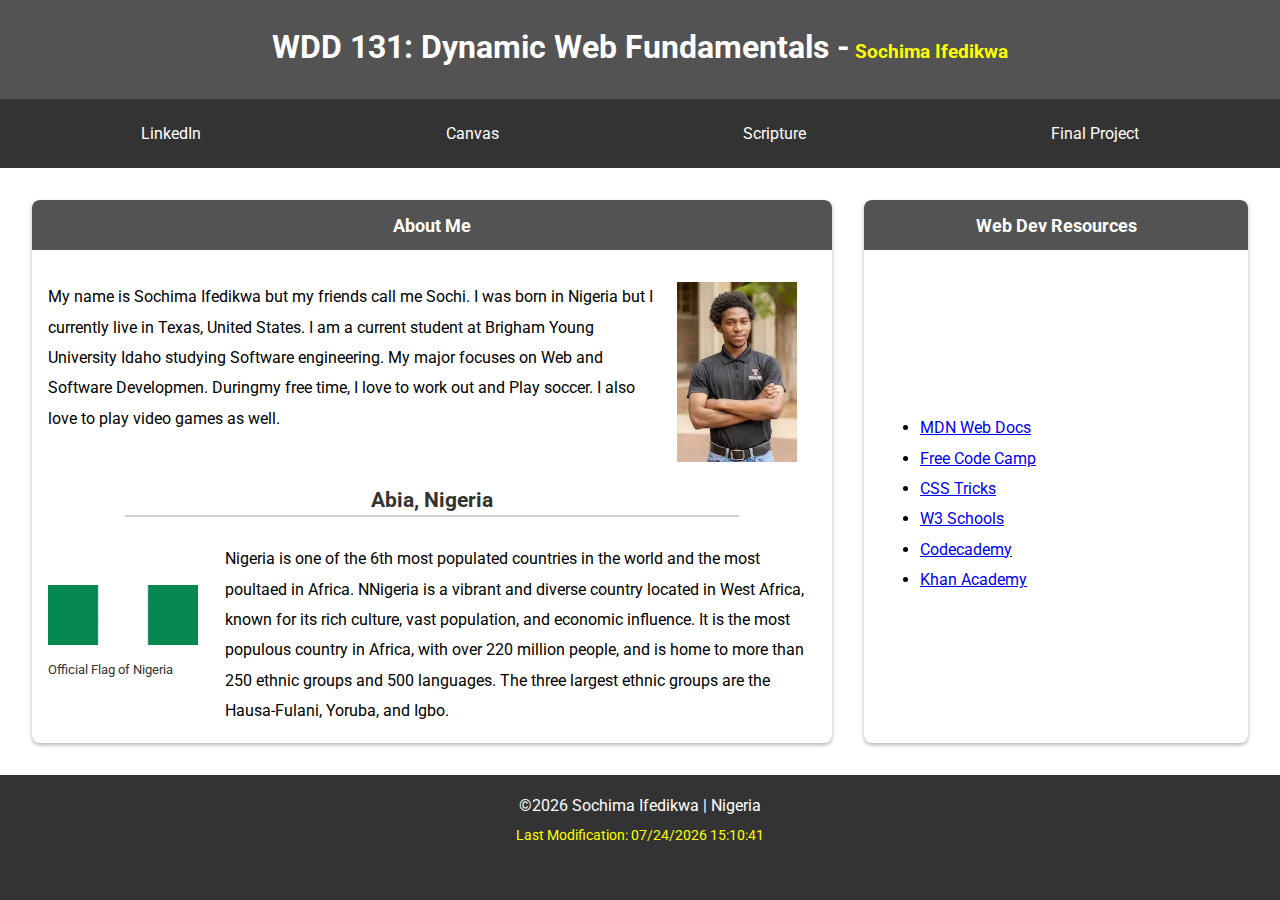
<file: index.html>
<!DOCTYPE html>
<html lang="en">
<head>
    <meta charset="UTF-8">
    <meta name="viewport" content="width=device-width, initial-scale=1.0">
    <title>WDD 131 - Dynamic Web Fundamentals - <span>Sochima Ifedikwa</span></title>
    <meta name="description" content=" WDD 131 - Dynamic Web Fundamentals | Sochima Ifedikwa | This is a website to show my homepage">
    <meta name="author" content="Sochima Ifedikwa">
    <link rel="stylesheet" href="styles/base.css">
    <link rel="preconnect" href="https://fonts.googleapis.com">
    <link rel="preconnect" href="https://fonts.gstatic.com" crossorigin>
    <link href="https://fonts.googleapis.com/css2?family=Roboto:ital,wght@0,100..900;1,100..900&display=swap" rel="stylesheet">
    <script src="scripts/getdates.js" defer></script>
</head>
<body>
    <header class="header">
        <h1 class="heading">WDD 131: Dynamic Web Fundamentals -<span> Sochima Ifedikwa </span></h1>
        <nav class="nav">
            <ul>
                <li><a href="https://www.linkedin.com/in/sochima-ifedikwa/">LinkedIn</a></li>
                <li><a href="https://byupw.instructure.com/.">Canvas</a></li>
                <li><a href="https://www.churchofjesuschrist.org/study/scriptures/nt/philip/4?lang=eng&id=p13#p13">Scripture</a></li>
                <li><a href="https://github.com/sochima-ifedikwa">Final Project</a></li>
            </ul>
        </nav>
    </header>
    <main class="container">
        <section class="card">
            <h2>About Me</h2>
            <div class="content">
                <div class="about">
                    <div class="about-me">
                        <p>My name is Sochima Ifedikwa but my friends call me Sochi. I was born in Nigeria but I currently live in Texas, United States. I am a current student at Brigham Young University Idaho studying Software engineering. My major focuses on Web and Software Developmen. Duringmy free time, I love to work out and Play soccer. I also love to play video games as well. </p>
                        <img src="images/profile.webp" alt=" A picture of Sochima Ifedikwa">
                    </div>
                    
                    <div class="about-country">
                        <h3>Abia, Nigeria</h3>
                        <div class="country-details">
                            <figure>
                                <img src="images/nigerian_flag.jpg" alt="Nigeria Flag">
                                <figcaption>Official Flag of Nigeria</figcaption>
                            </figure>
                            <p>Nigeria is one of the 6th most populated countries in the world and the most poultaed in Africa. NNigeria is a vibrant and diverse country located in West Africa, known for its rich culture, vast population, and economic influence. It is the most populous country in Africa, with over 220 million people, and is home to more than 250 ethnic groups and 500 languages. The three largest ethnic groups are the Hausa-Fulani, Yoruba, and Igbo.</p>
                        </div>
                    </div>
                    
                </div>
            </div>
            
        </section>
        <section class="Web-Dev card">
            <h2>Web Dev Resources</h2>
            <ul>
                <li><a href="https://developer.mozilla.org/en-US/">MDN Web Docs</a></li>
                <li><a href="https://www.freecodecamp.org/">Free Code Camp</a></li>
                <li><a href="https://css-tricks.com/">CSS Tricks</a></li>
                <li><a href="https://www.w3schools.com/">W3 Schools</a></li>
                <li><a href="https://www.codecademy.com/">Codecademy</a></li>
                <li><a href="https://www.khanacademy.org/computing/computer-programming">Khan Academy</a></li>

            </ul>
        </section>
    </main>
    <footer>
        <p>&copy;<span id="currentYear"></span> Sochima Ifedikwa | Nigeria </p>
        <p id="lastModified">Last Modification: 01/25/2025 </p>
    </footer>
</body>
</html>
</file>
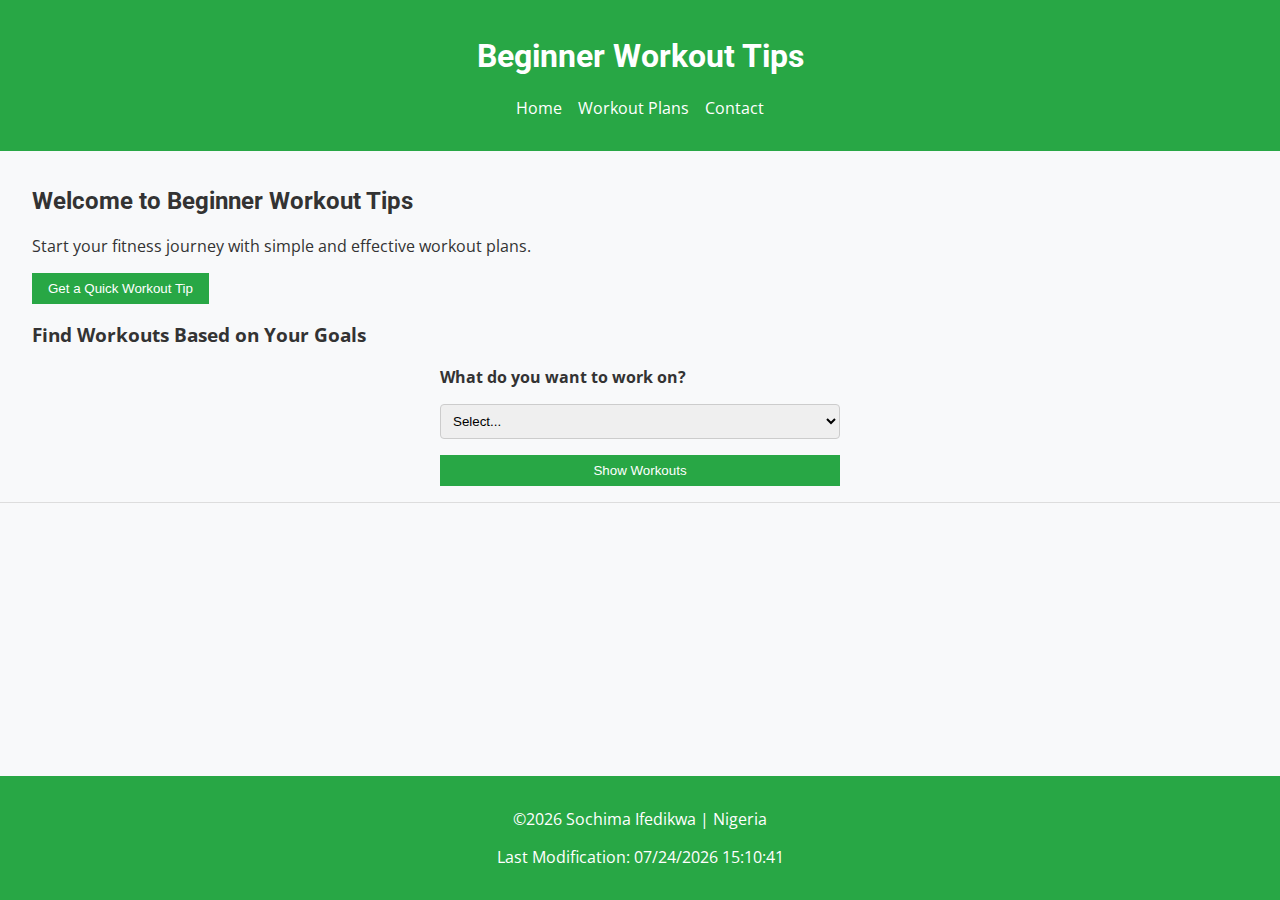
<file: project/index.html>
<!-- index.html -->
<!DOCTYPE html>
<html lang="en">
<head>
    <meta charset="UTF-8">
    <meta name="viewport" content="width=device-width, initial-scale=1.0">
    <title>Beginner Workout Tips</title>

    <meta name="description" content="This the siteplan for the beginner workout tips website">
    <meta name="author" content="Sochima Ifedikwa">
    <link rel="preconnect" href="https://fonts.googleapis.com">
    <link rel="preconnect" href="https://fonts.gstatic.com" crossorigin>
    <link href="https://fonts.googleapis.com/css2?family=Open+Sans:ital,wght@0,300..800;1,300..800&family=Roboto:ital,wght@0,100..900;1,100..900&display=swap" rel="stylesheet">
    <link rel="stylesheet" href="styles/project.css"> <!-- Link to CSS for color and typography -->
    <script src="../scripts/getdates.js" defer></script>
    <script src="scripts/project.js" defer></script>
</head>
<body>
    <header>
        <h1>Beginner Workout Tips</h1>
        <nav>
            <ul>
                <li><a href="index.html">Home</a></li>
                <li><a href="workouts.html">Workout Plans</a></li>
                <li><a href="contact.html">Contact</a></li>
            </ul>
        </nav>
    </header>
    
    <main>
        <section id="welcome">
            <h2>Welcome to Beginner Workout Tips</h2>
            <p>Start your fitness journey with simple and effective workout plans.</p>
            <button id="get-tip">Get a Quick Workout Tip</button>
            <p id="tip"></p>
            <h3>Find Workouts Based on Your Goals</h3>
            <form id="goal-form">
                <label for="goal-select">What do you want to work on?</label>
                <select id="goal-select" required>
                    <option value="">Select...</option>
                    <option value="weight-loss">Weight Loss</option>
                    <option value="muscle-gain">Muscle Gain</option>
                    <option value="general-fitness">General Fitness</option>
                </select>
                <button type="submit">Show Workouts</button>
            </form>
        </section>
    </main>
    <footer>
        <p>&copy;<span id="currentYear"></span> Sochima Ifedikwa | Nigeria </p>
        <p id="lastModified">Last Modification: 01/25/2025 </p>
    </footer>
</body>
</html>
</file>
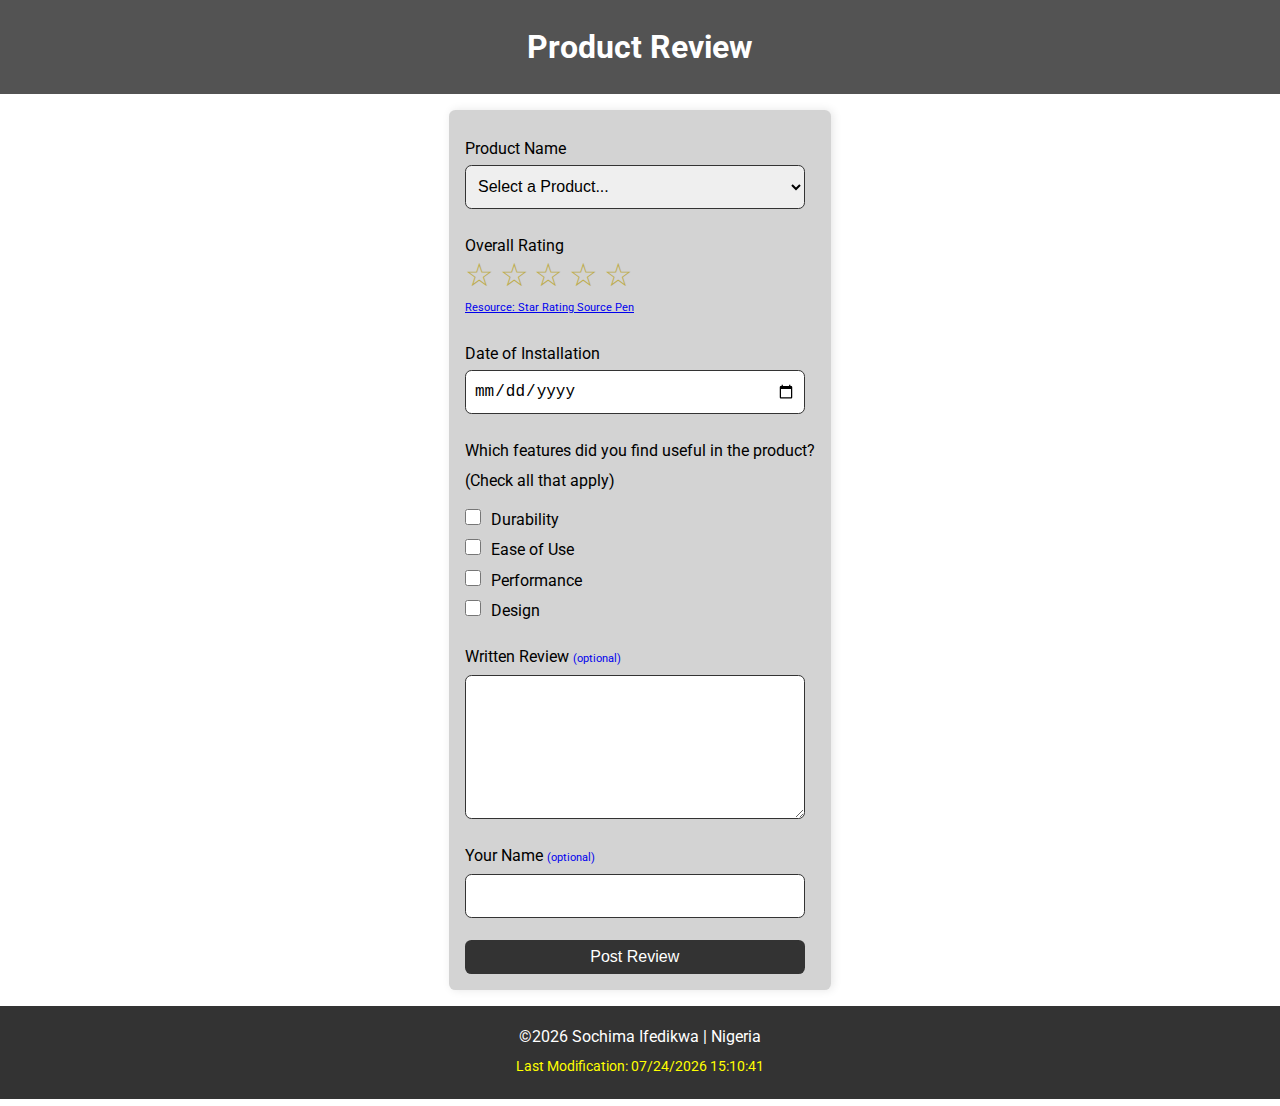
<file: form.html>
<!DOCTYPE html>
<html lang="en">
<head>
    <meta charset="UTF-8">
    <meta name="viewport" content="width=device-width, initial-scale=1.0">
    <title>Product Review Form</title>
    <meta name="description" content="WDD 131 - Week05 Form activity">
    <meta name="author" content="Sochima Ifedikwa">
    <link rel="preconnect" href="https://fonts.googleapis.com">
    <link rel="preconnect" href="https://fonts.gstatic.com" crossorigin>
    <link href="https://fonts.googleapis.com/css2?family=Roboto:ital,wght@0,100..900;1,100..900&display=swap" rel="stylesheet">
    <link rel="stylesheet" href="styles/form.css">
    <script src="scripts/form.js" defer></script>
    <script src="scripts/getdates.js" defer></script>
</head>
<body>
    <header>
        <h1 class="heading">Product Review</h1>
    </header>
    <main>
        <form action="review.html" method="get">
            <label>Product Name
                <select name="productname" id="productname" required>
                    <option value="" disabled selected>Select a Product...</option>
                    <!-- the other options are dynamically generated -->
                </select>
            </label>
            <fieldset>
                <legend>Overall Rating</legend>
                <div class="stars">
                    <input type="radio" id="fivestar" name="stars" value="5" required><label for="fivestar"></label>
                    <input type="radio" id="fourstar" name="stars" value="4" required><label for="fourstar"></label>
                    <input type="radio" id="threestar" name="stars" value="3" required><label for="threestar"></label>
                    <input type="radio" id="twostar" name="stars" value="2" required><label for="twostar"></label>
                    <input type="radio" id="onestar" name="stars" value="1" required><label for="onestar"></label>
                </div>
            </fieldset>
            <div class="ref"><a href="https://codepen.io/nevkatz/pen/OJPBBpL" target="_blank">Resource: Star Rating Source Pen</a></div>
            <label>Date of Installation
                <input type="date" name="installdate" id="installdate" required>
            </label>
            <fieldset>
                <legend> Which features did you find useful in the product?<br><span>(Check all that apply)</span></legend>
                <label>
                    <input type="checkbox" name="durability" id="durability" value="durability">Durability
                </label>
                <label>
                    <input type="checkbox" name="easeofuse" id="easeofuse" value="easeofuse">Ease of Use
                </label>
                <label>
                    <input type="checkbox" name="performance" id="performance" value="performance">Performance
                </label>
                <label>
                    <input type="checkbox" name="design" id="design" value="design">Design
                </label>
            </fieldset>
            <label class="review-label">Written Review <small>(optional)</small>
                <textarea name="review" id="review" cols="30" rows="7" required></textarea>
            </label>
            <label>Your Name <small>(optional)</small>
                <input type="text" name="name" id="name">
            </label>
            <input type="submit" value="Post Review">
        </form>
    </main>
    <footer>
        <p>&copy;<span id="currentYear"></span> Sochima Ifedikwa | Nigeria </p>
        <p id="lastModified">Last Modification: 01/25/2025 </p>
    </footer>
</body>
</html>
</file>
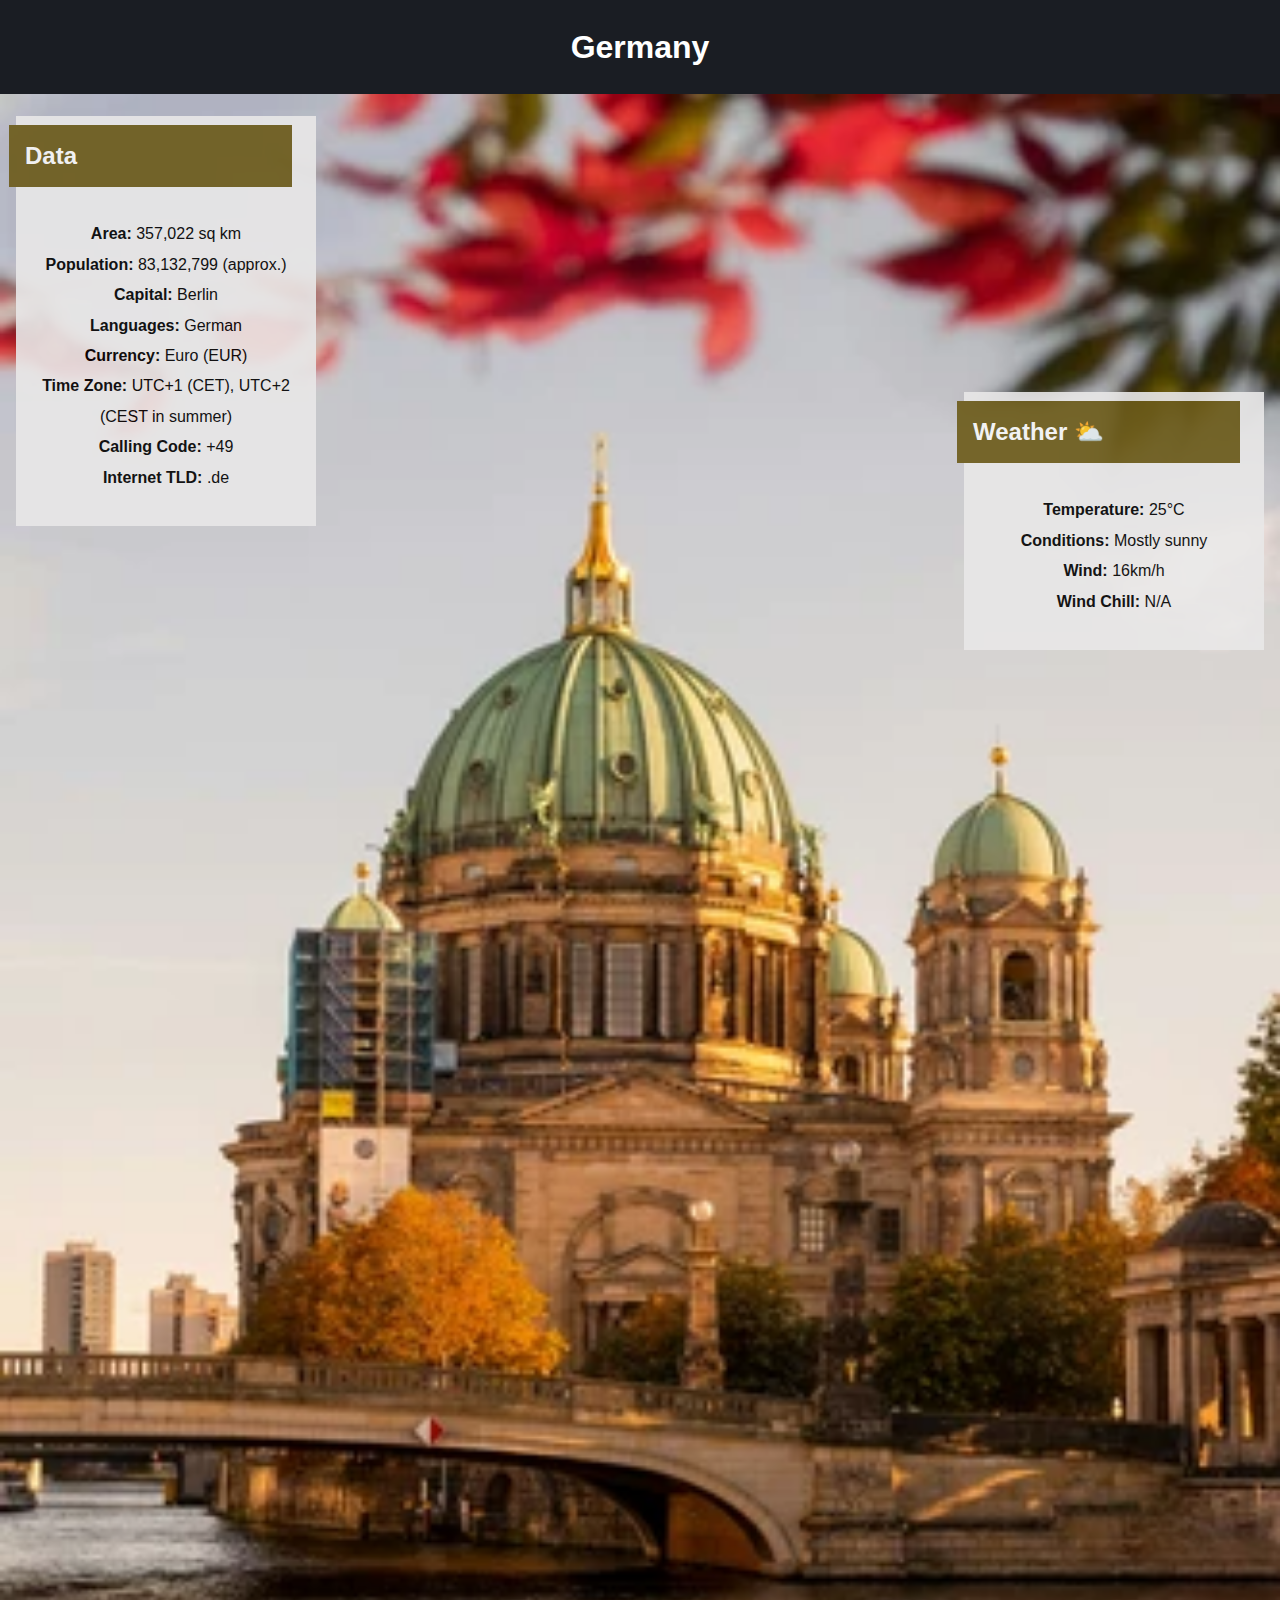
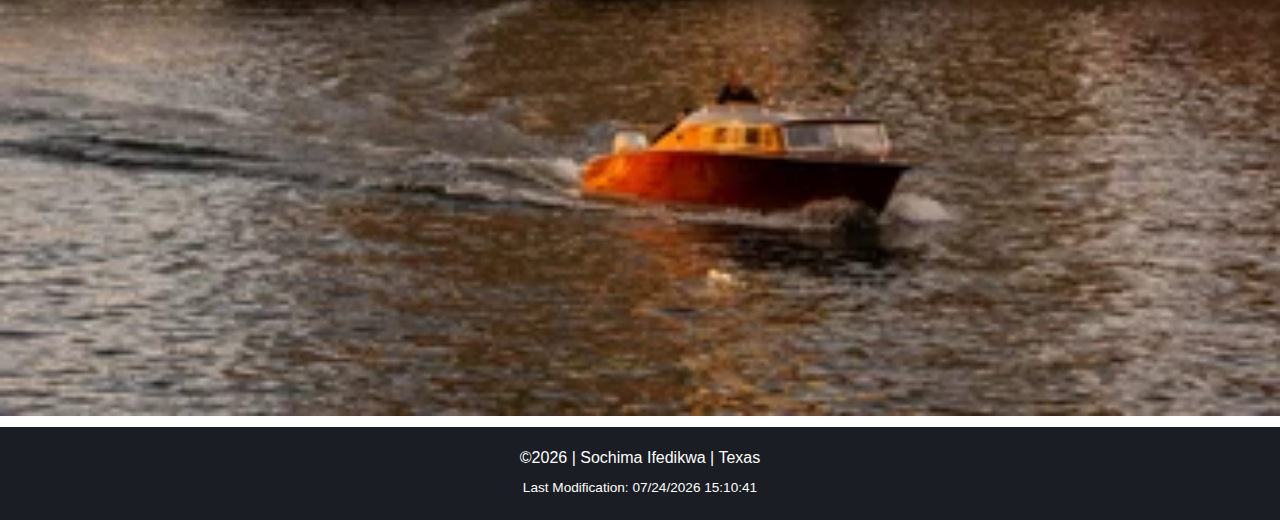
<file: place.html>
<!DOCTYPE html>
<html lang="en">
<head>
    <meta charset="UTF-8">
    <meta name="viewport" content="width=device-width, initial-scale=1.0">
    <title>Visting Germany</title>
    <meta name="description" content="This is a page showing the country I would love to visit">
    <meta name="author" content="Sochima Ifedikwa">
    <link rel="preconnect" href="https://fonts.googleapis.com">
    <link rel="preconnect" href="https://fonts.gstatic.com" crossorigin>
    <link href="https://fonts.googleapis.com/css2?family=Roboto:ital,wght@0,100..900;1,100..900&display=swap" rel="stylesheet">
    <link rel="stylesheet" href="styles/place.css">
    <link rel="stylesheet" href="styles/place-large.css">
    <script src="scripts/place.js" defer></script>
    <script src="scripts/getdates.js" defer></script>
</head>
<body>
    <header>
        <h1 class="heading">Germany</h1>
    </header>
    <main>
        <div class="hero">
            <picture>
                <source media="(min-width: 1000px)" srcset="images/germany-large.webp">
                <source media="(min-width: 500px)" srcset="images/germany-med.webp">
                <img src="images/germany.webp" alt="hero-image">
            </picture>
        </div>
        <div class="content">
            <section class="data">
                <h2>Data</h2>
                <ul>
                    <li><span>Area: </span>357,022 sq km</li>
                    <li><span>Population: </span>83,132,799 (approx.)</li>
                    <li><span>Capital: </span>Berlin</li>
                    <li><span>Languages: </span>German</li>
                    <li><span>Currency: </span>Euro (EUR)</li>
                    <li><span>Time Zone: </span>UTC+1 (CET), UTC+2 (CEST in summer)</li>
                    <li><span>Calling Code: </span>+49</li>
                    <li><span>Internet TLD: </span>.de</li>
                </ul>
            </section>
            <section class="weather">
                <h2>Weather</h2>
                <div class="icon">
                    <img src="images/weather-icon.svg" alt=" weather-icon">
                </div>
                <ul>
                    <li><span>Temperature: </span>25°C</li>
                    <li><span>Conditions: </span>Mostly sunny</li>
                    <li><span>Wind: </span>16km/h</li>
                    <li id="wind-chill"></li>
                </ul>
            </section>
        </div>
    </main>
    <footer>
        <p>&copy;<span id="currentYear"></span> | Sochima Ifedikwa | Texas</p>
        <p id="lastModified"></p>
    </footer>
</body>
</html>
</file>
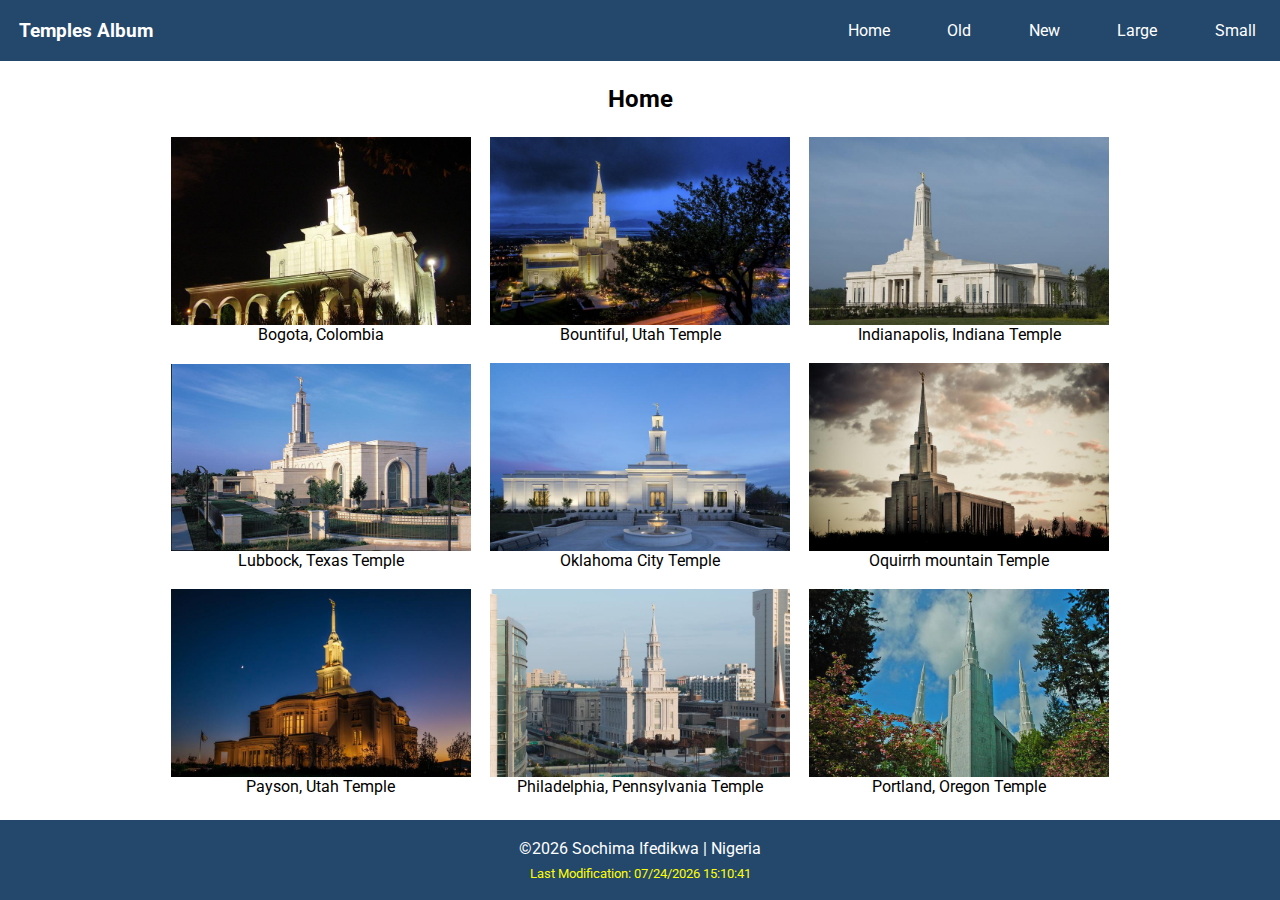
<file: temples.html>
<!DOCTYPE html>
<html lang="en">
<head>
    <meta charset="UTF-8">
    <meta name="viewport" content="width=device-width, initial-scale=1.0">
    <title>Temples Album</title>
    <meta name="description" content="This a photo gallery of temples">
    <meta name="author" content="Sochima Ifedikwa">
    <link rel="preconnect" href="https://fonts.googleapis.com">
    <link rel="preconnect" href="https://fonts.gstatic.com" crossorigin>
    <link href="https://fonts.googleapis.com/css2?family=Roboto:ital,wght@0,100..900;1,100..900&display=swap" rel="stylesheet">
    <link rel="stylesheet" href="styles/temples.css">
    <link rel="stylesheet" href="styles/temples-large.css">
    <script src="scripts/temples.js" defer></script>
    <script src="scripts/getdates.js" defer></script>
</head>
<body>
    <header>
        <h1 class="heading">Temples Album</h1>
        <nav>
            <button id="menu" aria-label="menu-button"></button>
            <ul>
                <li><a href="#" title="Home">Home</a></li>
                <li><a href="#" title="Old">Old</a></li>
                <li><a href="#" title="New">New</a></li>
                <li><a href="#" title="Large">Large</a></li>
                <li><a href="#" title="Small">Small</a></li>
            </ul>
        </nav>
    </header>
    <main>
        <h2 id="selectedMenu"></h2>
        <div class="figure-container">
            <figure>
                <img src="images/bogota-colombia-temple.jpg" alt="Bogota, Colombia Temple">
                <figcaption>Bogota, Colombia</figcaption>
            </figure>
            <figure>
                <img src="images/bountiful-utah-temple.jpg" alt="Bountiful, Utah Temple">
                <figcaption>Bountiful, Utah Temple</figcaption>
            </figure>
            <figure>
                <img src="images/Indianapolis-Indiana-Temple.jpg" alt="Indianapolis, Indiana Temple">
                <figcaption>Indianapolis, Indiana Temple</figcaption>
            </figure>
            <figure>
                <img src="images/lubbock-temple.jpg" alt="Lubbock, Texas Temple">
                <figcaption>Lubbock, Texas Temple</figcaption>
            </figure>
            <figure>
                <img src="images/Oklahoma-City-Temple.jpg" alt="Oklahoma City, Oklahoma Temple">
                <figcaption>Oklahoma City Temple</figcaption>
            </figure>
            <figure>
                <img src="images/oquirrh-mountain-temple.jpg" alt="Oquirrh Mountain, Utah Temple">
                <figcaption>Oquirrh mountain Temple</figcaption>
            </figure>
            <figure>
                <img src="images/Payson-Utah-Temple.jpg" alt="Payson, Utah Temple">
                <figcaption>Payson, Utah Temple</figcaption>
            </figure>
            <figure>
                <img src="images/philadelphia-pennsylvania-temple.jpg" alt="Philadelphia Pennsylvania Temple">
                <figcaption>Philadelphia, Pennsylvania Temple</figcaption>
            </figure>
            <figure>
                <img src="images/Portland-Oregon-Temple02.jpg" alt="Portland, Oregon Temple">
                <figcaption>Portland, Oregon Temple</figcaption>
            </figure>
        </div>
        
    </main>
    <footer>
        <p>&copy;<span id="currentYear"></span> Sochima Ifedikwa | Nigeria </p>
        <p id="lastModified">Last Modification: 01/25/2025 </p>
    </footer>
</body>
</html>
</file>
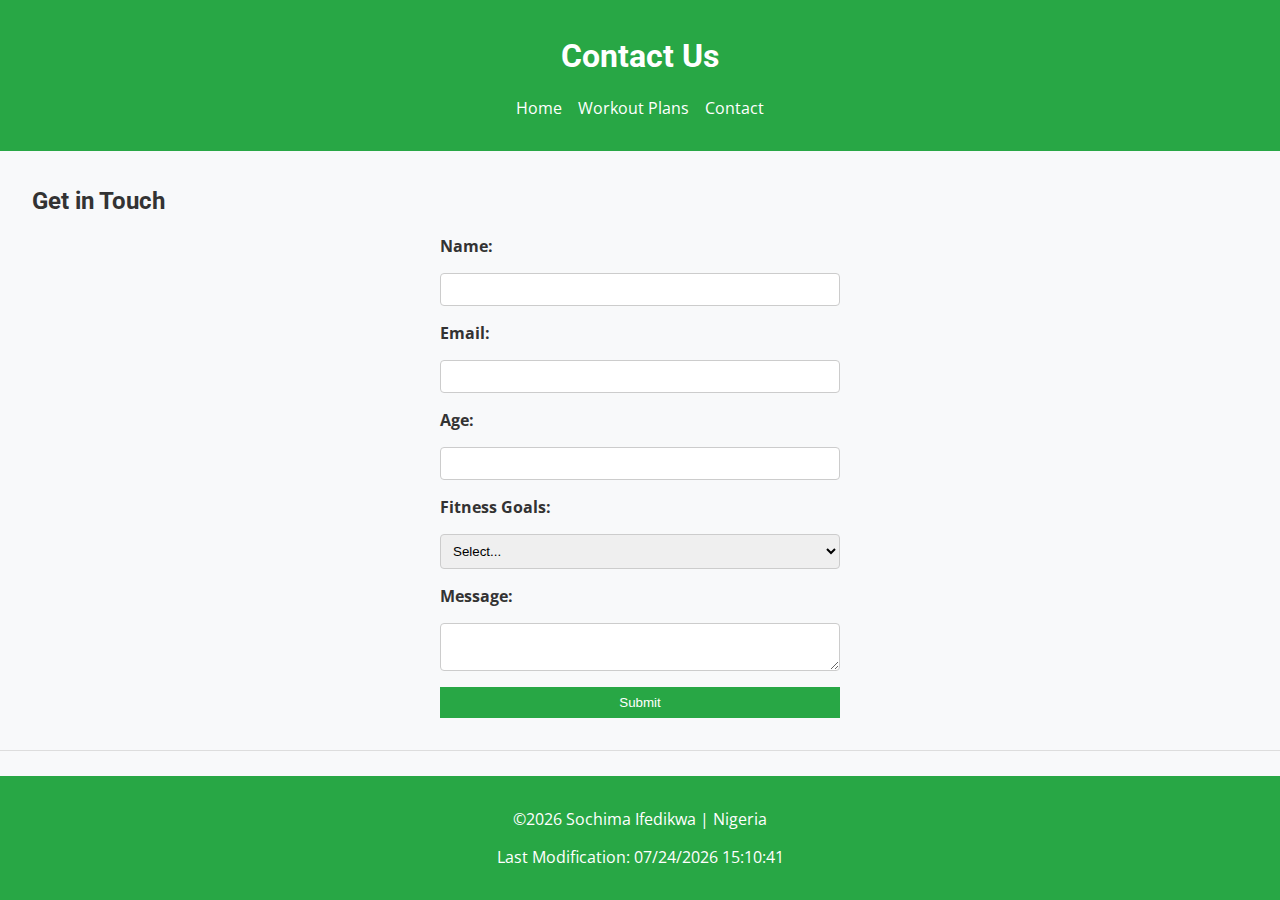
<file: project/contact.html>
<!-- contact.html -->
<!DOCTYPE html>
<html lang="en">
<head>
    <meta charset="UTF-8">
    <meta name="viewport" content="width=device-width, initial-scale=1.0">
    <title>Contact</title>
    <meta name="description" content="This is the contact form">
    <meta name="author" content="Sochima Ifedikwa">
    <link rel="preconnect" href="https://fonts.googleapis.com">
    <link rel="preconnect" href="https://fonts.gstatic.com" crossorigin>
    <link href="https://fonts.googleapis.com/css2?family=Open+Sans:ital,wght@0,300..800;1,300..800&family=Roboto:ital,wght@0,100..900;1,100..900&display=swap" rel="stylesheet">
    <link rel="stylesheet" href="styles/project.css"> <!-- Link to CSS for color and typography -->
    <script src="../scripts/getdates.js" defer></script>
    <script src="scripts/project.js" defer></script>
</head>
<body>
    <header>
        <h1>Contact Us</h1>
        <nav>
            <ul>
                <li><a href="index.html">Home</a></li>
                <li><a href="workouts.html">Workout Plans</a></li>
                <li><a href="contact.html">Contact</a></li>
            </ul>
        </nav>
    </header>
    
    <main>
        <section>
            <h2>Get in Touch</h2>
            <form id="contact-form">
                <label for="name">Name:</label>
                <input type="text" id="name" name="name" required>
                
                <label for="email">Email:</label>
                <input type="email" id="email" name="email" required>
                
                <label for="age">Age:</label>
                <input type="number" id="age" name="age" required>

                <label for="fitness-goals">Fitness Goals:</label>
                <select id="fitness-goals" name="fitness-goals" required>
                    <option value="">Select...</option>
                    <option value="weight-loss">Weight Loss</option>
                    <option value="muscle-gain">Muscle Gain</option>
                    <option value="general-fitness">General Fitness</option>
                </select>

                <label for="message">Message:</label>
                <textarea id="message" name="message" required></textarea>
                
                <button type="submit">Submit</button>
            </form>
            <p id="form-message"></p>
        </section>
    </main>
    
    <footer>
        <p>&copy;<span id="currentYear"></span> Sochima Ifedikwa | Nigeria </p>
        <p id="lastModified">Last Modification: 01/25/2025 </p>
    </footer>
</body>
</html>
</file>
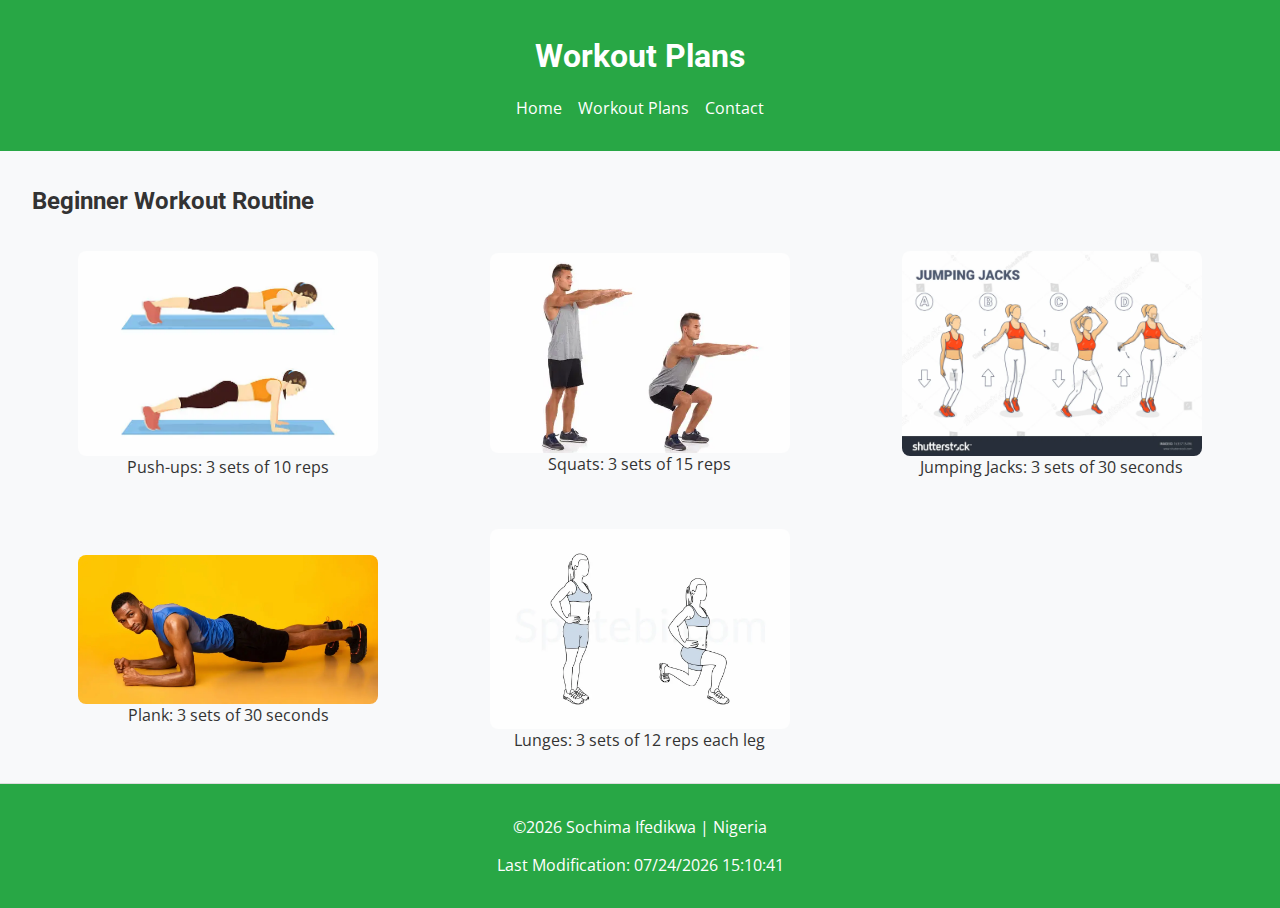
<file: project/workouts.html>
<!-- workouts.html -->
<!DOCTYPE html>
<html lang="en">
<head>
    <meta charset="UTF-8">
    <meta name="viewport" content="width=device-width, initial-scale=1.0">
    <title>Workout Plans</title>
    <meta name="description" content="This the siteplan for the beginner workout tips website">
    <meta name="author" content="Sochima Ifedikwa">
    <link rel="preconnect" href="https://fonts.googleapis.com">
    <link rel="preconnect" href="https://fonts.gstatic.com" crossorigin>
    <link href="https://fonts.googleapis.com/css2?family=Open+Sans:ital,wght@0,300..800;1,300..800&family=Roboto:ital,wght@0,100..900;1,100..900&display=swap" rel="stylesheet">
    <link rel="stylesheet" href="styles/project.css"> <!-- Link to CSS for color and typography -->
    <script src="../scripts/getdates.js" defer></script>
    <script src="scripts/project.js" defer></script>
</head>
<body>
    <header>
        <h1>Workout Plans</h1>
        <nav>
            <ul>
                <li><a href="index.html">Home</a></li>
                <li><a href="workouts.html">Workout Plans</a></li>
                <li><a href="contact.html">Contact</a></li>
            </ul>
        </nav>
    </header>
    
    <main>
        <section>
            <h2>Beginner Workout Routine</h2>
            <div class="workout-container">
                <figure>
                    <img src="images/Push-up.webp" alt="Push-ups" class="workout-img">
                    <figcaption>Push-ups: 3 sets of 10 reps</figcaption>
                </figure>
                <figure>
                    <img src="images/squat_image.webp" alt="Squats" class="workout-img">
                    <figcaption>Squats: 3 sets of 15 reps</figcaption>
                </figure>
                <figure>
                    <img src="images/jumping_jack.webp" alt="Jumping Jacks" class="workout-img">
                    <figcaption>Jumping Jacks: 3 sets of 30 seconds</figcaption>
                </figure>
                <figure>
                    <img src="images/planks.webp" alt="Plank" class="workout-img">
                    <figcaption>Plank: 3 sets of 30 seconds</figcaption>
                </figure>
                <figure>
                    <img src="images/lunges.webp" alt="Lunges" class="workout-img">
                    <figcaption>Lunges: 3 sets of 12 reps each leg</figcaption>
                </figure>
            </div>
        </section>
    </main>
    
    <footer>
        <p>&copy;<span id="currentYear"></span> Sochima Ifedikwa | Nigeria </p>
        <p id="lastModified">Last Modification: 01/25/2025 </p>
    </footer>
</body>
</html>
</file>
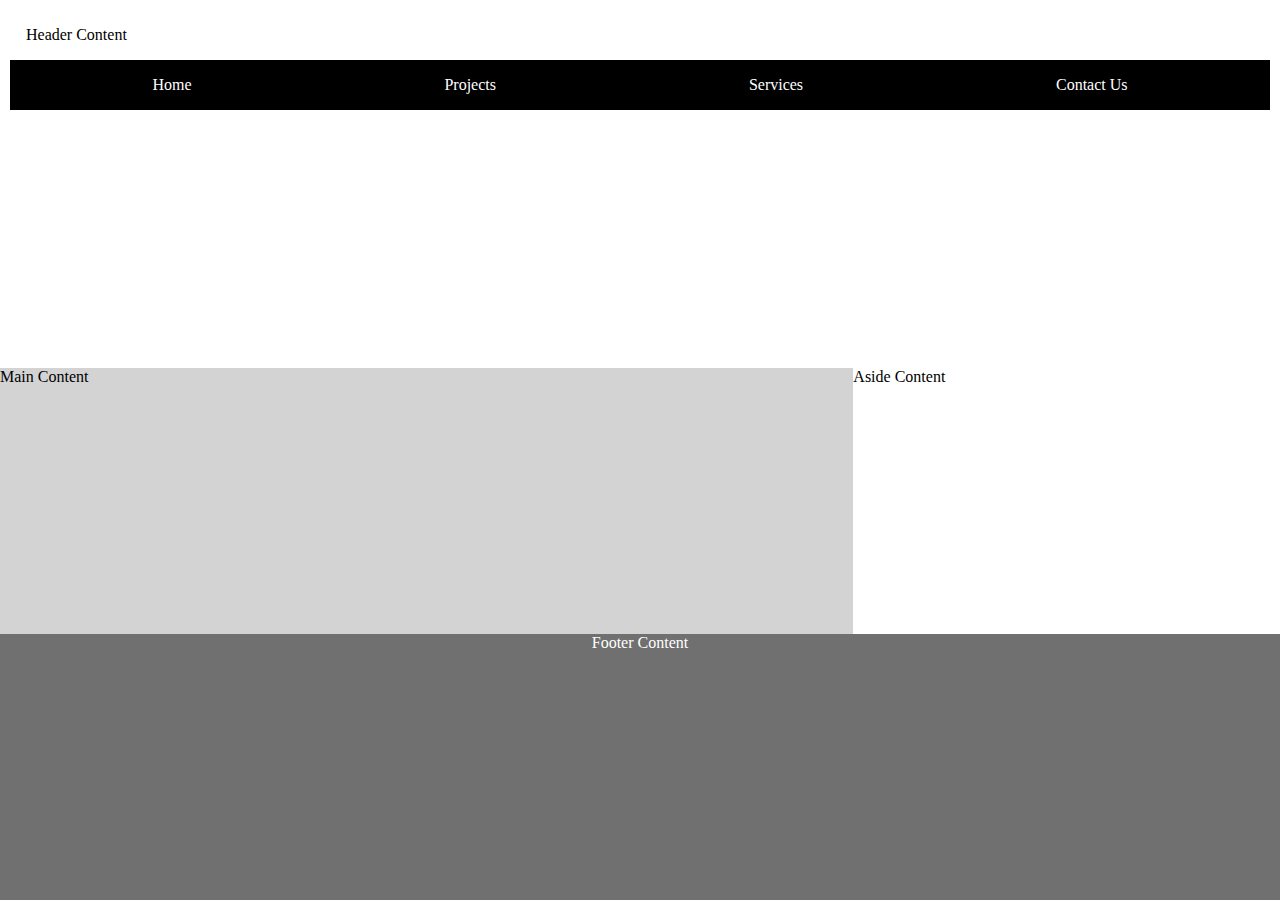
<file: week01/basic-layout.html>
<!DOCTYPE html>
<html lang="en">
<head>
    <meta charset="UTF-8">
    <meta name="viewport" content="width=device-width, initial-scale=1.0">
    <title>Sochima Ifedikwa | WDD 131</title>
    <meta name="description" content="This is a placeholder webpage">
    <link rel="stylesheet" href="styles/layout.css">
</head>
<body class="home-geid">
    <header class="container">
        <p>Header Content</p>
        <nav class="nav">
            
            <a href="">Home</a>
            <a href="">Projects</a>
            <a href="">Services</a>
            <a href="">Contact Us</a>
            
        </nav>
    </header>
    <main class="main-content">
        <p>Main Content</p>
    </main>
    <aside class="aside-content">
        <p>Aside Content</p>
    </aside>
    <footer class="footer">
        <p>Footer Content</p>
    </footer>
</body>
</html>
</file>
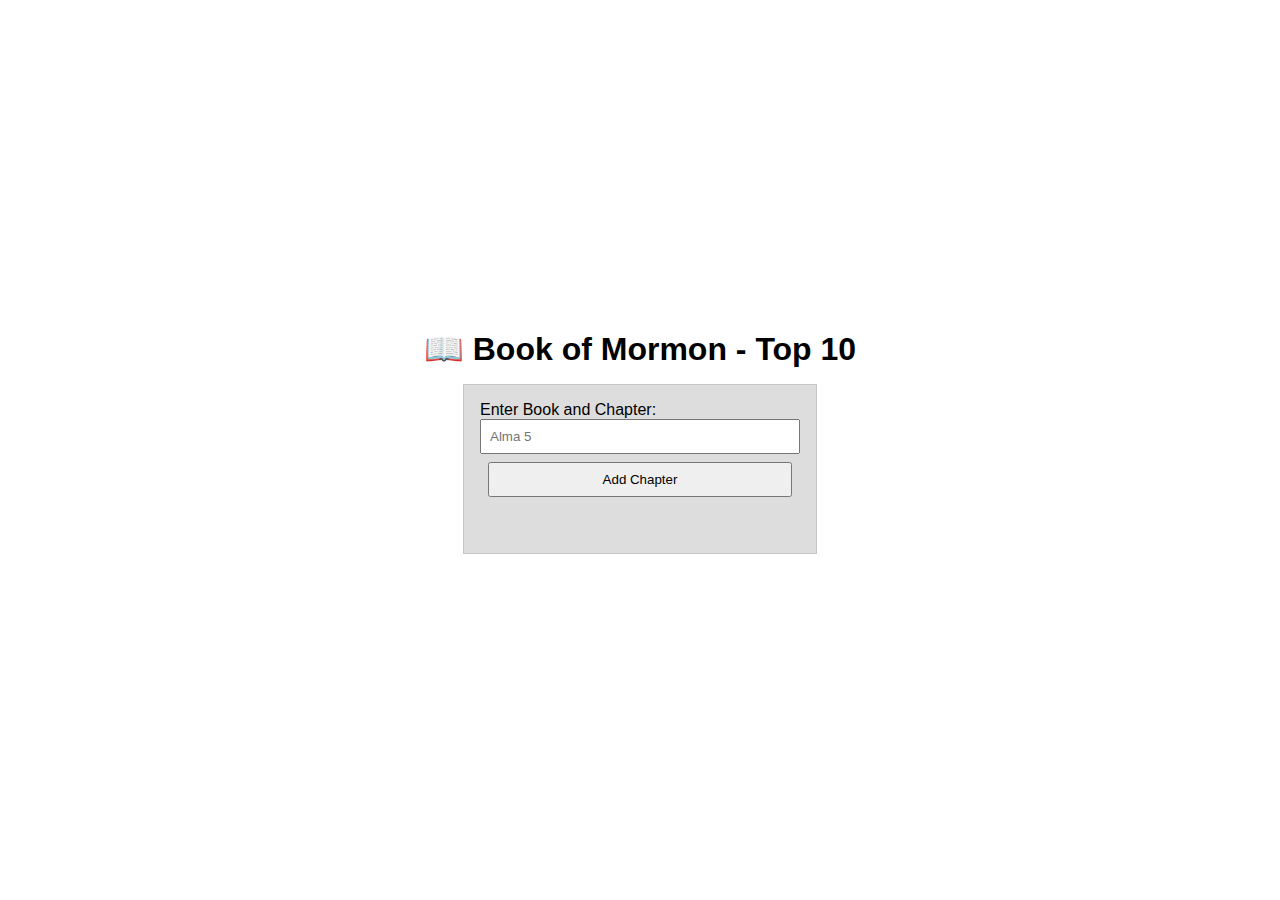
<file: week02/bom.html>
<!DOCTYPE html>
<html lang="en">
<head>
    <meta charset="UTF-8">
    <meta name="viewport" content="width=device-width, initial-scale=1.0">
    <title>Document</title>
    <meta name="description" content="This is a test page">
    <meta name="author" content="Sochima Ifedikwa">
    <link rel="stylesheet" href="styles/bom.css">
    <script src="scripts/bom.js" defer></script>
</head>
<body>
    <h1>📖 Book of Mormon - Top 10</h1>
    <main>
    	<label for="favchap">Enter Book and Chapter: </label>
    	<input type="text" id="favchap" placeholder="Alma 5">
    	<button type="submit">Add Chapter</button>
    	<ul id="list"></ul>
    </main>
</body>
</html>
</file>
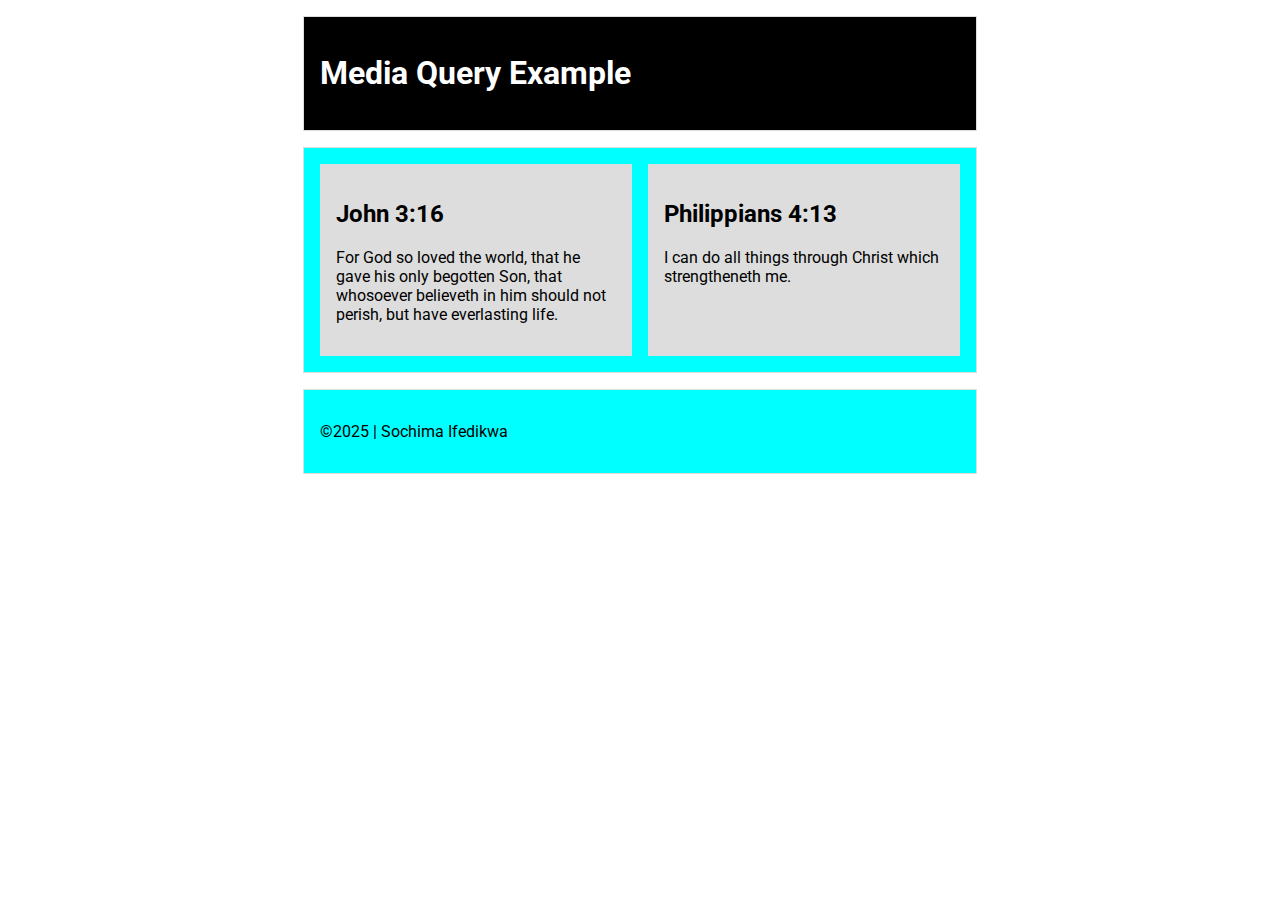
<file: week02/media-query.html>
<!DOCTYPE html>
<html lang="en">
<head>
    <meta charset="UTF-8">
    <meta name="viewport" content="width=device-width, initial-scale=1.0">
    <title>WDD 131 - Media Query Example</title>
    <meta name="description" content="Media query learning activity example page">
    <meta name="author" content="Sochima Ifedikwa">
    <link rel="preconnect" href="https://fonts.googleapis.com">
    <link rel="preconnect" href="https://fonts.gstatic.com" crossorigin>
    <link href="https://fonts.googleapis.com/css2?family=Roboto:ital,wght@0,100..900;1,100..900&display=swap" rel="stylesheet">
    <link rel="stylesheet" href="styles/media-query.css">
    <link rel="stylesheet" href="styles/media-query-large.css">
</head>
<body>
    <header>
        <h1>Media Query Example</h1>
    </header>
    <main>
        <section>
            <h2>John 3:16</h2>
            <p>For God so loved the world, that he gave his only begotten Son, that whosoever believeth in him should not perish, but have everlasting life.</p>
        </section>
        <section>
            <h2>Philippians 4:13</h2>
            <p>I can do all things through Christ which strengtheneth me.</p>
        </section>
    </main>
    <footer>
        <p>&copy;2025 | Sochima Ifedikwa</p>
    </footer>
</body>
</html>
</file>
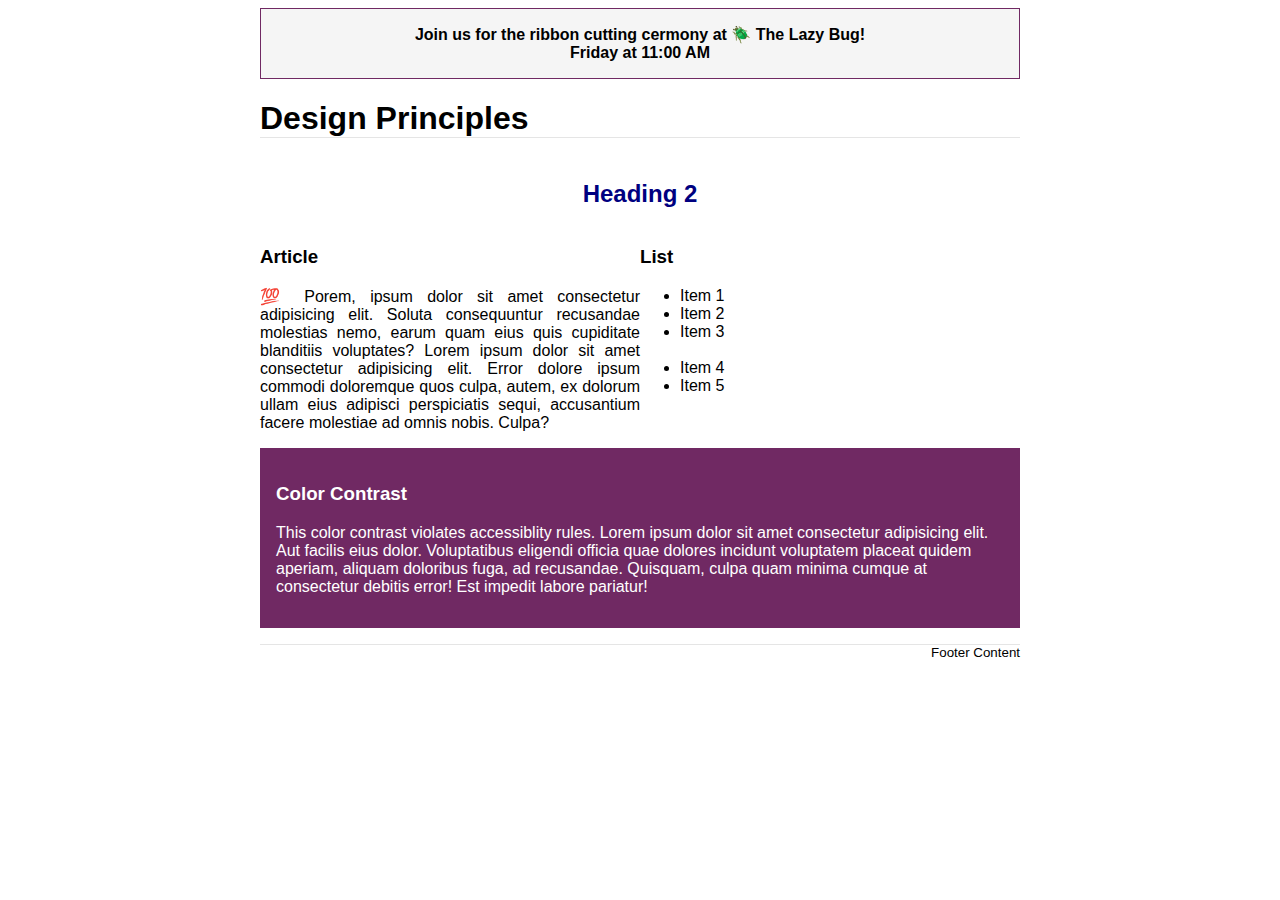
<file: week03/design.html>
<!DOCTYPE html>
<html lang="en">
<head>
    <meta charset="UTF-8">
    <meta name="viewport" content="width=device-width, initial-scale=1.0">
    <title>Design Document | Sochima Ifedikwa</title>
    <link rel="stylesheet" href="styles/design.css">
</head>
<body>
    <header>
        <div class="banner">Join us for the ribbon cutting cermony at 🪲 The Lazy Bug!<br>Friday at 11:00 AM</div>
        <h1>Design Principles</h1>
    </header>
    <main>
        <h2>Heading 2</h2>
        <section>
            <h3>Article</h3>
            <article>
                <p>💯 Porem, ipsum dolor sit amet consectetur adipisicing elit. Soluta consequuntur recusandae molestias nemo, earum quam eius quis cupiditate blanditiis voluptates? Lorem ipsum dolor sit amet consectetur adipisicing elit. Error dolore ipsum commodi doloremque quos culpa, autem, ex dolorum ullam eius adipisci perspiciatis sequi, accusantium facere molestiae ad omnis nobis. Culpa?</p>
            </article>
        </section>
        <section>
            <h3>List</h3>
            <ul>
                <li>Item 1</li>
                <li>Item 2</li>
                <li>Item 3<br><br></li>
                <li>Item 4</li>
                <li>Item 5</li>
            </ul>
        </section>
        <div class="callout">
            <h3>Color Contrast</h3>
            <p>This color contrast violates accessiblity rules. Lorem ipsum dolor sit amet consectetur adipisicing elit. Aut facilis eius dolor. Voluptatibus eligendi officia quae dolores incidunt voluptatem placeat quidem aperiam, aliquam doloribus fuga, ad recusandae. Quisquam, culpa quam minima cumque at consectetur debitis error! Est impedit labore pariatur!</p>
        </div>
    </main>
    <footer>
        Footer Content
    </footer>
</body>
</html>
</file>
<file: styles/base.css>
:root {
    --primary-font-family: 'Roboto', sans-serif;
    --primary-dark-color: #333;
    --secondary-dark-color: #535353;
    --primary-grey-color: #d0cfcf;
    --primary-light-color: #fff;
    --primary-yellow-color: yellow;
}

* {
    margin: 0;
    padding: 0;
    box-sizing: border-box;
}

body {
    font-family: var(--primary-font-family);
    display: grid;
    height: 100vh;
    grid-template: 1fr 1fr 1fr / auto 1fr auto;
    line-height: 1.9rem;
}

header {
    grid-column: 1 / 4;
    background-color: var(--secondary-dark-color);
    color: var(--primary-light-color);
    text-align: center;
}

nav ul {
    display: flex;
    align-items: center;
    justify-content: space-around;
    background-color: var(--primary-dark-color);
    padding: 1.2rem;
}

nav li {
    list-style-type: none;
}

nav a {
    text-decoration: none;
    color: var(--primary-light-color);
}

nav a:hover {
    color: var(--primary-yellow-color);
}


.heading {
    padding: 2rem 1rem;
}

.heading span {
    font-size: 1.2rem;
    color: var(--primary-yellow-color);
}

main {
    grid-column: 1 / 3;
    padding: 1rem;
    display: grid;
    max-width: 1400px;
    margin: 0 auto;
    grid-template-columns: 2fr 1fr;
}

.card {
    display: grid;
    background-color: var(--primary-light-color);
    border-radius: 0.5rem;
    box-shadow: 0 2px 4px rgba(0, 0, 0, 0.3);
    margin: 1rem;
}


.card h2 {
    font-size: 1.1rem;
    color: var(--primary-light-color);
    background-color: var(--secondary-dark-color);
    margin-bottom: 1rem;
    border-radius: 0.5rem 0.5rem 0 0;
    padding: 0.7rem;
    text-align: center;
    height: 50px;
}

.content {
    display: flex;
    padding: 1rem;
    gap: 0.4rem;
}

.content img {
    width: 140px;
    height: 180px;
    margin-right: 1.2rem;
    object-fit: cover;
}
.about-me img {
    float: right;
}
.about {
    display: flex;
    flex-direction: column;
    gap: 1.4rem;
}

.about-me {
    display: flex;
    align-items: flex-start;
    justify-content: space-between;
    gap: 0.8rem;
}


.about-country {
    display: flex;
    flex-direction: column;
    align-items: center;
    justify-content: center;
    gap: 0.5rem;
}

.about-country h3 {
    text-align: center;
    font-size: 1.3rem;
    color: var(--primary-dark-color);
    border-bottom: 2px solid var(--primary-grey-color);
    width: 80%;
}

.country-details {
    display: flex;
    align-items: center;
    justify-content: space-between;
    gap: 0.5rem;
    margin-top: 1.2rem;
}

.country-details img {
    width: 150px;
    height: 60px;
}

figcaption {
    font-size: 0.8rem;
    color: var(--primary-dark-color);
    text-align: start;
}

.card ul {
    padding-left: 3.5rem;
}

footer {
    grid-column: 1 / 4;
    background-color: var(--primary-dark-color);
    color: #fff;
    padding: 1rem;
    text-align: center;
}

#lastModified {
    font-size: 0.9rem;
    color: var(--primary-yellow-color);
}
</file>
<file: project/styles/project.css>
/* Global Styles */

body {
    display: flex;
    flex-direction: column;
    font-family: 'Open Sans', sans-serif;
    background-color: #f8f9fa;
    color: #333;
    height: 100vh;
    margin: 0;
    padding: 0;
}

header {
    background-color: #28a745;
    color: white;
    text-align: center;
    padding: 1rem;
}

h1, h2 {
    font-family: 'Roboto', sans-serif;
}

nav ul {
    list-style-type: none;
    padding: 0;
    display: flex;
    justify-content: center;
    gap: 1rem;
}

nav a {
    color: white;
    text-decoration: none;
}

section {
    padding: 1rem 2rem;
    border-bottom: 1px solid #ddd;
}

ul {
    list-style-type: disc;
    padding-left: 1.5rem;
}

button {
    background-color: #28a745;
    color: white;
    border: none;
    padding: 0.5rem 1rem;
    cursor: pointer;
}

button:hover {
    background-color: #218838;
}

/* .workout-img {
    width: 100px;
    height: auto;
    margin-left: 10px;
    border-radius: 8px;
} */


.workout-container{
    display: grid;
    grid-template-columns: repeat(3, 1fr);
    gap: 1.2rem;
    align-items: center;
    justify-content: center;
}

figure {
    display: flex;
    flex-direction: column;
    align-items: center;
    justify-content: space-between;
}

.workout-img {
    width: 300px;
    height: auto;
    object-fit: cover;
    border-radius: 8px;
}

footer {
    text-align: center;
    padding: 1rem;
    background-color: #28a745;
    color: white;
    margin-top: auto;
}

/* Contact Form Styles */
form {
    display: flex;
    flex-direction: column;
    gap: 1rem;
    max-width: 400px;
    margin: auto;
}

label {
    font-weight: bold;
}

input, textarea, select {
    padding: 0.5rem;
    border: 1px solid #ccc;
    border-radius: 4px;
}

input:focus, textarea:focus, select:focus {
    border-color: #28a745;
    outline: none;
}

@media (max-width: 768px) {
    main {
        padding: 1em;
    }

    #welcome {
        padding: 1em;
    }

    #goal-form {
        margin-top: 10px;
    }

    #goal-select {
        height: 30px;
        padding: 5px;
    }

    #tip {
        margin-top: 10px;
    }

    #get-tip {
        padding: 5px 10px;
    }

    .workout-container{
        grid-template-columns: repeat(2, 1fr);
        gap: 1.2rem;
        align-items: center;
        justify-content: center;
    }
}

@media (max-width: 480px) {
    header {
        padding: 0.5em;
    }

    header h1 {
        font-size: 18px;
    }

    nav ul {
        flex-direction: column;
        align-items: center;
    }

    nav li {
        margin-right: 0;
        margin-bottom: 10px;
    }

    main {
        padding: 0.5em;
    }

    #welcome {
        padding: 0.5em;
    }

    #goal-form {
        margin-top: 5px;
    }

    #goal-select {
        height: 20px;
        padding: 2px;
    }

    #tip {
        margin-top: 5px;
    }

    #get-tip {
        padding: 2px 5px;
    }

    .workout-container {
    grid-template-columns: 1fr;
    gap: 1rem;
    align-items: center;
    justify-content: center;
    }
}
</file>
<file: styles/form.css>
:root {
    --primary-font-family: 'Roboto', sans-serif;
    --primary-dark-color: #333;
    --secondary-dark-color: #535353;
    --primary-grey-color: #d3d3d3;
    --primary-light-color: #fff;
    --primary-yellow-color: yellow;
}

* {
    margin: 0;
    padding: 0;
    box-sizing: border-box;
}

body {
    font-family: var(--primary-font-family);
    display: grid;
    height: 100vh;
    grid-template: auto 1fr auto / 1fr;
    line-height: 1.9rem;
}

header {
    background-color: var(--secondary-dark-color);
    color: var(--primary-light-color);
    text-align: center;
}

.heading {
    padding: 2rem 1rem;
}

main {
    grid-column: 1 / 3;
    padding: 1rem;
    margin: 0 auto;
}

footer {
    grid-column: 1 / 4;
    background-color: var(--primary-dark-color);
    color: #fff;
    padding: 1rem;
    text-align: center;
}

#lastModified {
    font-size: 0.9rem;
    color: var(--primary-yellow-color);
}

form {
    max-width: 600px;
    margin: 0 auto;
    padding: 1rem;
    background-color: var(--primary-grey-color);
    box-shadow: 2px 0 10px rgba(0, 0, 0, 0.1);
    border-radius: 0.4rem;
}

fieldset {
    border: none;
}

fieldset label {
    margin-bottom: -0.5rem
}

label{
    display: block;
    margin: 0.5rem 0.6rem 1.4rem 0;
}

.review-label {
    margin-top: 1.5rem;
}

textarea {
    display: block;
    padding: 0.5rem;
    font-size: 1rem;
    border: 1px solid var(--primary-dark-color);
    border-radius: 0.4rem;
    width: 100%;
}

input[type="checkbox"] {
    width: 1rem;
    height: 1rem;
    margin-right: 10px;
}

select, input[type="text"], input[type="date"] {
    display: block;
    height: 44px;
    width: 100%;
    padding: 0.5rem;
    font-size: 1rem;
    border: 1px solid var(--primary-dark-color);
    border-radius: 0.4rem;
}

input[type="submit"] {
    display: block;
    width: 97%;
    padding: 0.5rem;
    font-size: 1rem;
    border: none;
    border-radius: 0.4rem;
    background-color: var(--primary-dark-color);
    color: var(--primary-light-color);
    cursor: pointer;
}

input[type="submit"]:hover {
    background-color: var(--primary-yellow-color);
    color: var(--primary-dark-color);
    transition: all 0.3s ease-in-out;
}

label span {
    display: inline;
    font-size: 0.8rem;
    font-style: italic;
}

small {
    color: #0000ee;
    font-size: 0.7rem;
}

/* stars */
input[type="radio"] {
	display: none;
	position: relative;
	caret-color: rgba(0, 0, 0, 0);
}

.stars {
	display: flex;
	flex-direction: row-reverse;
	justify-content: left;
    margin: -0.3rem 0 0 -0.3rem;
}

.stars > label {
	color: rgb(189, 172, 78);
	width: 20px;
	height: 20px;
	font-size: 2rem;
	margin-left: 5px;
	display: flex;
	align-items: center;
	caret-color: rgba(0, 0, 0, 0); /* remove blinking cursor*/
}

.stars > label:hover {
	color: #000;
    cursor: pointer;
}

.stars > label::before {
	content: "\2606";
}

.stars input:checked ~ label::before {
	content: "\2605";
}

.ref{
    font-size: 0.7rem;
    color: var(--primary-dark-color);
    margin: 1rem 1rem 1rem 0;
}

/* submission page styles */
.review-page {
    margin-top: 8rem;
}

.review-page h2 {
    color: rgb(2, 106, 2);
}

/* responsive styles */
@media screen and (max-width: 768px) {
    form {
        max-width: 400px;
    }
}
</file>
<file: styles/place.css>
:root {
    --primary-font-family: 'Poppins', sans-serif;
    --primary-dark-color: #1a1d23;
    --primary-light-color: #f7f7f7;
    --primary-grey-background: #e9e8e8;
    --primary-secondary-color: #6c5b19;
}

* {
    margin: 0;
    padding: 0;
    box-sizing: border-box;
}

body {
    font-family: var(--primary-font-family);
    display: grid;
    grid-template: auto 1fr auto / auto 1fr auto;
    line-height: 1.9rem;
    height: 100vh;
    max-width: 1800px;
    margin: 0 auto;
}

header, footer {
    grid-column: 1 / 4;
    background-color: var(--primary-dark-color);
    color: #fff;
    padding: 1rem;
    text-align: center;
}

.heading {
    padding: 1rem;
}

main {
    grid-column: 1 / 4;
    text-align: center;
}

#lastModified {
    font-size: 0.85rem;
}

.hero img {
    width: 100%;
    height: auto;
    object-fit: cover;
}

ul {
    list-style: none;
}

li span {
    font-weight: 600;
}

/* mobile design */
@media screen and (max-width: 700px) {
    .content {
        display: grid;
        grid-template: repeat(2, 1fr)/ repeat(1, 1fr);
        gap: 1rem;
    }

    section h2 {
        color: var(--primary-secondary-color);
        padding: 1rem 0;
    }

    .data {
        border-bottom: 1px solid var(--primary-grey-background);
        padding-bottom: 1.5rem;
    }

    .icon {
        width: 100px;
        height: 100px;
        margin: 0 auto;
    }
}
</file>
<file: styles/place-large.css>
@media screen and (min-width: 700px) {      
    .hero {
        grid-column: 1/4;
        position: relative;
    }

    .hero img {
        width: 100%;
        height: auto;
    }

    .content {
        display: grid;
        grid-template: repeat(2, 1fr)/ repeat(2, 1fr);
        padding: 1rem;
        gap: 1rem;
        position: absolute;
        top: 0;
        left: 0;
        width: 100%;
        height: 6rem;
        margin: 0 auto;
        z-index: 1;
    }

    section {
        border: 1px solid var(--primary-grey-background);
        background-color: var(--primary-grey-background);
        width: 300px;
        opacity: 90%;
    }

    section h2 {
        background-color: var(--primary-secondary-color);
        color: var(--primary-light-color);
        padding: 1rem;
        margin-top: 0.5rem;
        margin-left: -0.5rem;
        width: 95%;
        text-align: start;
    }

    section ul {
        padding: 2rem 0;
    }

    .data {
        grid-row: 1/2;
        position: relative;
        top: 100px;
    }

    .weather {
        grid-row: 2/3;
        grid-column: 3/4;
        position: relative;
        bottom: 50px;
    }

    .weather h2::after{
        content: " ⛅";
    }

    .icon {
        display: none;
    }
}
</file>
<file: styles/temples.css>
:root {
    --primary-font-family: "Roboto", serif;
    --primary-dark-background: #24486c;
    --primary-light-color: #fff;
}

* {
    margin: 0;
    padding: 0;
    box-sizing: border-box;
    font-family: var(--primary-font-family);
}

body {
    display: grid;
    grid-template: auto 1fr auto / auto 1fr auto;
    height: 100vh;
}

header, footer {
    grid-column: 1/4;
    padding: 1.2rem;
    background-color: var(--primary-dark-background);
    color: var(--primary-light-color);
}

header {
    display: flex;
    align-items: center;
    justify-content: space-between;
    gap: 1.2rem;
}

footer {
    text-align: center;
}

#selectedMenu {
    text-align: center;
    margin-bottom: 1.5rem;
}

#lastModified {
    font-size: 0.8rem;
    margin-top: 0.5rem;
    color: yellow;
}

.heading {
    font-size: 1.2rem;
}

main {
    grid-column: 1/4;
    padding: 1.5rem;
    max-width: 840px;
    margin: 0 auto;
}

li {
    list-style-type: none;
}

li a {
    color: var(--primary-light-color);
    text-decoration: none;
    padding: 0.3rem;
    border-radius: 10px;
}

li a:hover {
    background-color: var(--primary-light-color);
    color: var(--primary-dark-background);
    transition: all 0.3s ease-in-out;
}

/* mobile view design */
#menu {
    border: none;
    background-color: transparent;
    color: var(--primary-light-color);
}

#menu::before {
    content: "☰";
}

#menu.show::before {
    content: "❌";
}

nav.show {
    position: absolute;
    top: 50px;
    left: 0rem;
    background-color: var(--primary-dark-background);
    width: 100%;
    padding: 2rem;
}

nav ul {
    display: none;
}

.show {
    display: block;
}

nav ul.show {
    position: relative;
    display: flex;
    flex-direction: column;
    align-items: center;
    justify-content: space-between;
    gap: 2rem;
}

.figure-container {
    display: grid;
    grid-template-columns: 1fr;
    gap: 1rem;
    align-items: center;
    justify-content: center;
}

figure {
    display: flex;
    flex-direction: column;
    align-items: center;
    justify-content: space-between;
}

figure img {
    width: 300px;
    height: auto;
    object-fit: cover;
}
</file>
<file: styles/temples-large.css>
/* larger view design */
@media screen and (min-width: 599px) and (max-width: 840px) {
    #menu {
        display: none;
    }
    nav ul {
        display: flex;
        align-items: center;
        justify-content: space-between;
        gap: 3rem;
    }

    .figure-container{
        grid-template-columns: repeat(2, 1fr);
        gap: 1.2rem;
        align-items: center;
        justify-content: center;
    }
}

@media screen and (min-width: 841px) {
    #menu {
        display: none;
    }

    nav ul {
        display: flex;
        align-items: center;
        justify-content: space-between;
        gap: 3rem;
    }

    .figure-container{
        grid-template-columns: repeat(3, 1fr);
        gap: 1.2rem;
        align-items: center;
        justify-content: center;
    }
}
</file>
<file: week01/styles/layout.css>
* {
  margin: 0;
  padding: 0;
  box-sizing: border-box;
}
body {
  display: grid;
  height: 100vh;
  grid-template-columns: 1fr 1fr 1fr ;

}
header {
  grid-column: 1/4;
  margin: 10px;

}
header p {
  padding: 1rem;
}
.nav{
  display: flex;
  justify-content: space-around;
  flex-direction: row;
  padding: 1em;
  background-color: black;
  
}
.nav a {
  text-decoration: none;
  color: white;
}

main {
  grid-column: 1/3;
  background-color: lightgrey;
}
aside {
  grid-column: 3/4;
}

footer {
  
  grid-column: 1/4;
  background-color: rgb(112, 112, 112);
  justify-items: center;
  
}

footer p{
  color: white;

}
</file>
<file: week02/styles/bom.css>
* {
	margin: 0;
	padding: 0;
}

body {
	height: 100vh;
	display: flex;
	flex-direction: column;
	align-items: center;
	justify-content: center;
	font-family: Acme, Arial, sans-serif;
}

h1 {
	font-size: 1.5rem;
}

main {
	margin: 1rem auto;
	border: 1px solid rgb(0 0 0 / 0.1);
	padding: 1rem;
	background-color: #ddd;
	display: flex;
	flex-direction: column;
}

input,
button {
	padding: 0.5rem;
}

button {
	margin: 0.5rem;
}

.delete {
	width: fit-content;
}

.input {
	display: flex;
	gap: 1rem;
}

.list {
	padding: 0.5rem;
}

ul {
	margin: 1rem;
	list-style: none;
}

li {
	display: flex;
	align-items: center;
	justify-content: space-between;
}

@media only screen and (min-width: 32.5em) {
	h1 {
		font-size: 2rem;
	}

	main {
		width: 320px;
	}
}
</file>
<file: week02/styles/media-query.css>
body {
    font-family: "Roboto", sans-serif;
}

header, main, footer {
    max-width: 640px;
    margin: 1rem auto;
    border: 1px solid #ddd;
    padding: 1rem;
    background-color: aqua;
}

main {
    display: grid;
    grid-template-columns: 1fr;
    grid-gap: 1rem;
}

section {
    padding: 1rem;
    background-color: #ddd;
}
</file>
<file: week02/styles/media-query-large.css>
@media screen and (min-width: 500px) {
    header {
        background-color: black;
        color: white;
    }

    main {
        display: grid;
        grid-template-columns: 1fr 1fr;

    }
}
</file>
<file: week03/styles/design.css>
body {
	font-family: Roboto, helvetica, sans-serif;
}

header,main,footer {
	max-width: 760px;
	margin: 0 auto;
}



h1 {
	border-bottom: 1px solid rgba(0, 0, 0, 0.1);
}

main {
	display: grid;
    grid-template-columns: 1fr 1fr ;
}

h2 {
	color: navy;
	text-align: center;
    grid-column: 1/3;
}

article p {
	text-align: justify;
}

.callout {
	color: #fff;
	background-color: #702963;
    padding: 1rem;
    grid-column: 1/3;
}

footer {
	margin-top: 1rem;
	border-top: 1px solid rgba(0, 0, 0, 0.1);
	font-size: smaller;
	text-align: right;
}

.banner {
    text-align: center;
    border: 1px solid #702963;
    padding: 1rem;
    font-weight: 700;
    word-break: break-word;
    background-color: whitesmoke;
}
</file>
